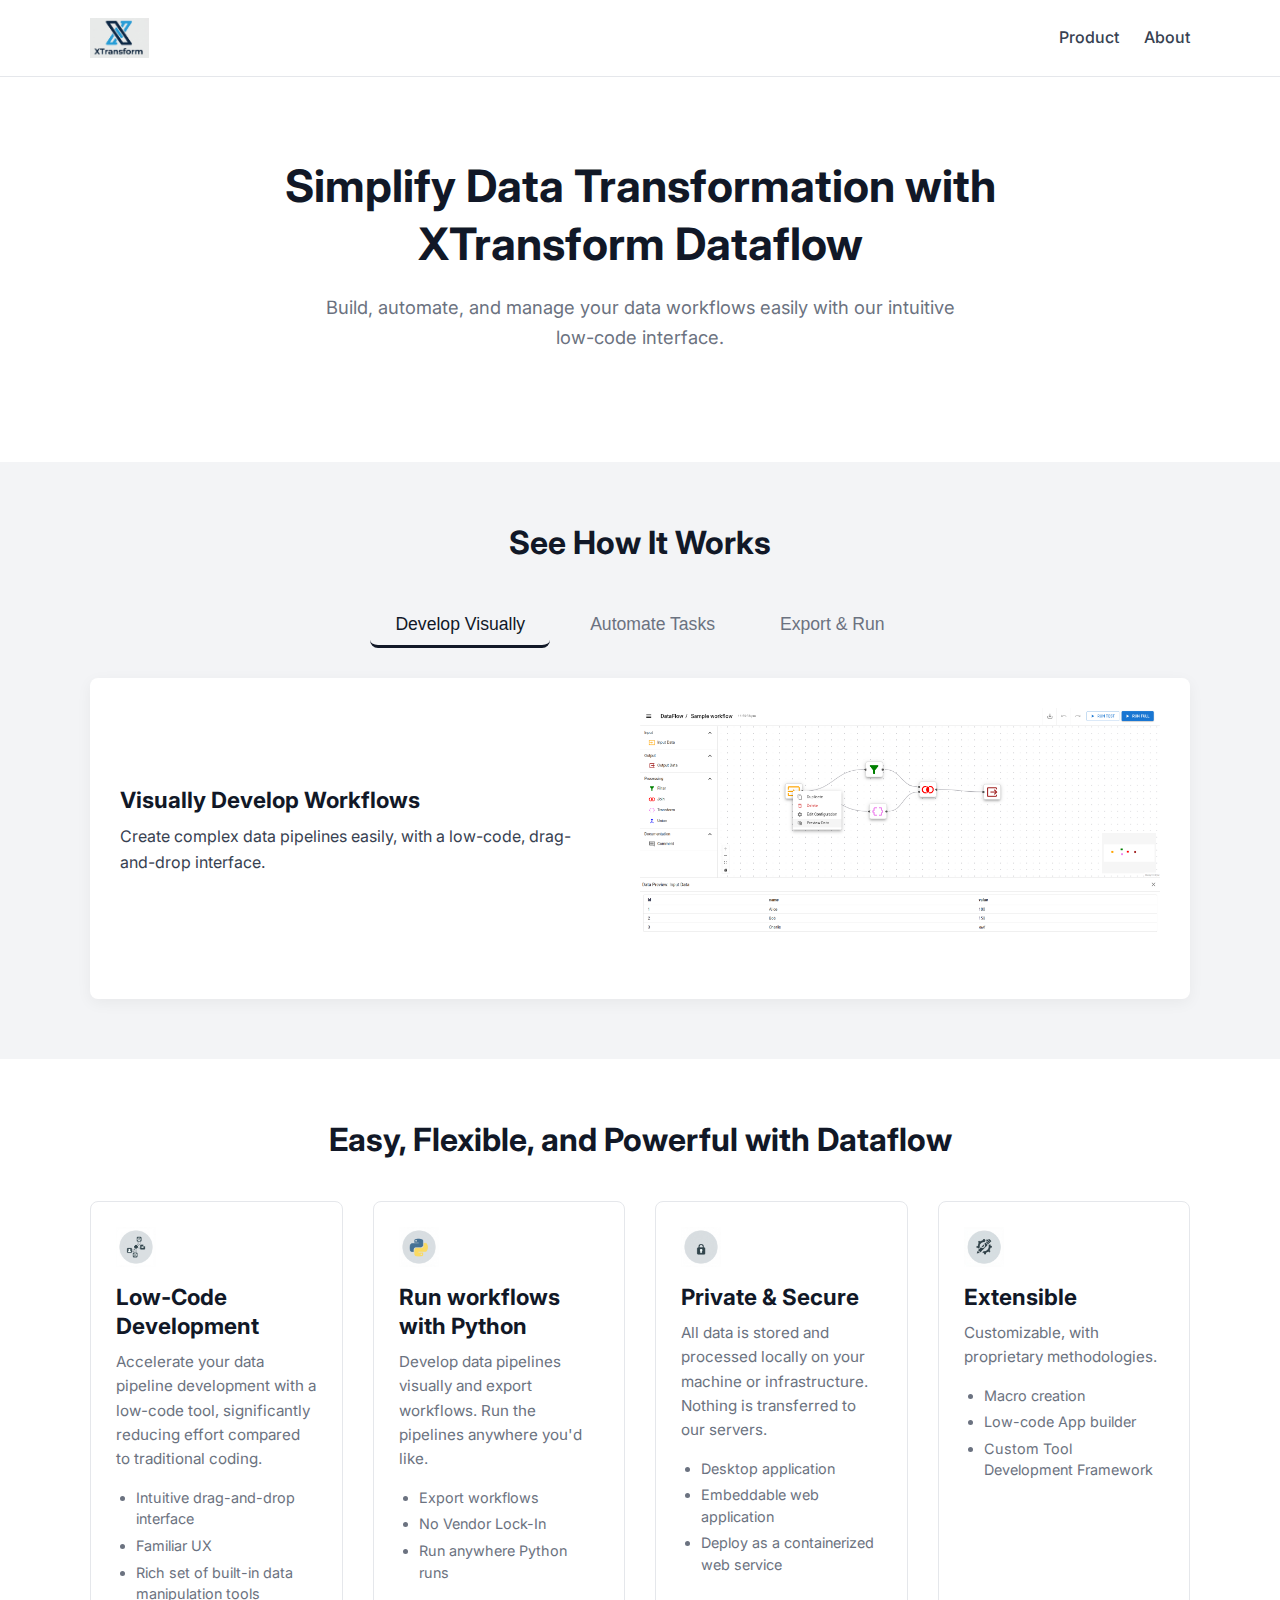
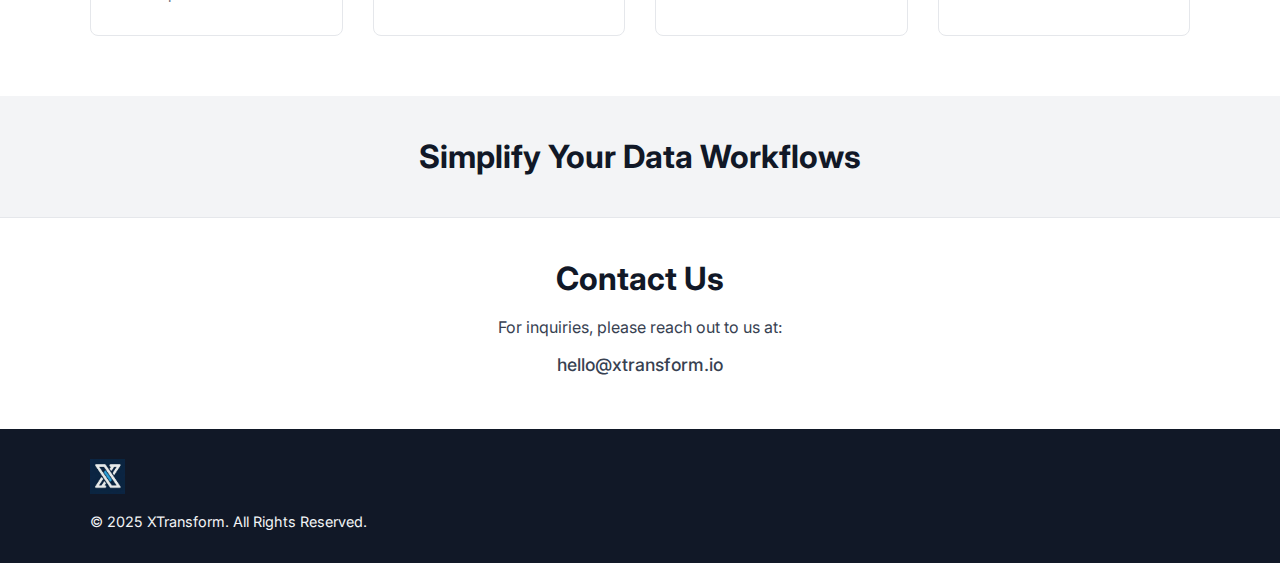
<file: index.html>
<!DOCTYPE html>
<html lang="en">
<head>
    <meta charset="UTF-8">
    <meta name="viewport" content="width=device-width, initial-scale=1.0">
    <meta name="description" content="Simplify data transformation with XTransform Dataflow. Build, automate, and export visual data pipelines using our intuitive low-code interface. Generate Python code and run anywhere.">
    <title>XTransform</title>
    <link rel="stylesheet" href="style.css">
    <!-- Optional: Link a nice font like Inter from Google Fonts -->
    <link rel="preconnect" href="https://fonts.googleapis.com">
    <link rel="preconnect" href="https://fonts.gstatic.com" crossorigin>
    <link href="https://fonts.googleapis.com/css2?family=Inter:wght@400;500;700&display=swap" rel="stylesheet">
</head>
<body>

    <header>
        <nav class="container">
            <a href="index.html" class="logo">
                <img src="images/xtransform_logo.png" alt="XTransform Logo" class="logo-image">
                <!-- Optional: Keep text logo as fallback or alongside -->
                <!-- XTransform -->
            </a>
            <ul>
                <li class="dropdown-parent">
                    <a href="#">Product</a>
                    <ul class="dropdown-menu">
                        <li><a href="index.html">Dataflow</a></li>
                        <!-- Add other products here if needed -->
                    </ul>
                </li>
                <li><a href="about.html">About</a></li>
            </ul>
        </nav>
    </header>

    <main>
        <section class="hero">
            <div class="container">
                <h1>Simplify Data Transformation with <strong>XTransform Dataflow</strong></h1>
                <p>Build, automate, and manage your data workflows easily with our intuitive low-code interface.</p>
            </div>
        </section>

        <section id="features" class="showcase">
            <div class="container">
                <h2>See How It Works</h2>
                <div class="tabs">
                    <button class="tab-link active" data-tab="develop">Develop Visually</button>
                    <button class="tab-link" data-tab="automate">Automate Tasks</button>
                    <button class="tab-link" data-tab="export">Export & Run</button>
                </div>

                <div class="tab-content-area">
                    <div id="develop" class="tab-content active">
                        <div class="content-wrapper">
                             <div class="text-content">
                                <h3>Visually Develop Workflows</h3>
                                <p>Create complex data pipelines easily, with a low-code, drag-and-drop interface.</p>
                             </div>
                             <div class="visual-placeholder">
                                <img src="images/feature_develop.png" alt="Visual Development Interface for XTransform Dataflow">
                             </div>
                        </div>
                    </div>
                    <div id="automate" class="tab-content">
                         <div class="content-wrapper">
                             <div class="text-content">
                                <h3>Automated Tasks, Simplified</h3>
                                <p>Streamline data extraction, report automation, and more with scheduling and seamless integration.</p>
                             </div>
                             <div class="visual-placeholder">
                                 <img src="images/feature_automate.png" alt="Automation Workflow Example in XTransform Dataflow">
                             </div>
                         </div>
                    </div>
                    <div id="export" class="tab-content">
                         <div class="content-wrapper">
                             <div class="text-content">
                                <h3>Workflow Export, Total Freedom</h3>
                                <p>Run exported workflows using Python and deploy your pipelines anywhere. No vendor lock-in, no limitations.</p>
                              </div>
                             <div class="visual-placeholder">
                                 <img src="images/feature_export.png" alt="Python Code Generation Example from XTransform Dataflow">
                             </div>
                         </div>
                    </div>
                </div>
            </div>
        </section>

        <section class="benefits">
            <div class="container">
                <h2>Easy, Flexible, and Powerful with Dataflow</h2>
                <div class="benefits-grid">
                    <article class="benefit-item">
                        <div class="icon">
                             <img src="images/icon_lowcode.png" alt="Low-code development icon" class="benefit-icon-img">
                        </div>
                        <h3>Low-Code Development</h3>
                        <p>Accelerate your data pipeline development with a low-code tool, significantly reducing effort compared to traditional coding.</p>
                        <ul class="benefit-details">
                            <li>Intuitive drag-and-drop interface</li>
                            <li>Familiar UX</li>
                            <li>Rich set of built-in data manipulation tools</li>
                        </ul>
                    </article>
                    <article class="benefit-item">
                        <div class="icon">
                            <img src="images/icon_python.png" alt="Python code generation icon" class="benefit-icon-img">
                        </div>
                        <h3>Run workflows with Python</h3>
                        <p>Develop data pipelines visually and export workflows. Run the pipelines anywhere you'd like.</p>
                        <ul class="benefit-details">
                            <li>Export workflows</li>
                            <li>No Vendor Lock-In</li>
                            <li>Run anywhere Python runs</li>
                        </ul>
                    </article>
                    <article class="benefit-item">
                        <div class="icon">
                            <img src="images/icon_secure.png" alt="Private and secure icon" class="benefit-icon-img">
                        </div>
                        <h3>Private & Secure</h3>
                        <p>All data is stored and processed locally on your machine or infrastructure. Nothing is transferred to our servers.</p>
                         <ul class="benefit-details">
                            <li>Desktop application</li>
                            <li>Embeddable web application</li>
                            <li>Deploy as a containerized web service</li>
                        </ul>
                    </article>
                     <article class="benefit-item">
                        <div class="icon">
                             <img src="images/icon_extensible.png" alt="Extensible platform icon" class="benefit-icon-img">
                        </div>
                        <h3>Extensible</h3>
                        <p>Customizable, with proprietary methodologies.</p>
                         <ul class="benefit-details">
                            <li>Macro creation</li>
                            <li>Low-code App builder</li>
                            <li>Custom Tool Development Framework</li>
                        </ul>
                    </article>
                </div>
            </div>
        </section>

        <section class="cta-final">
            <div class="container">
                <h2>Simplify Your Data Workflows</h2>
            </div>
        </section>

        <section id="contact-info" class="contact-section">
            <div class="container">
                <h2>Contact Us</h2>
                <p>For inquiries, please reach out to us at:</p>
                <p><a href="mailto:hello@xtransform.io" class="email-link">hello@xtransform.io</a></p>
            </div>
        </section>

    </main>

    <footer>
        <div class="container">
            <div class="footer-content">
                <div class="footer-left">
                    <a href="index.html" class="logo">
                         <img src="images/xtransform_logo_footer.png" alt="XTransform Logo" class="logo-image footer-logo-image"> <!-- Different logo for footer? -->
                    </a>
                    <p>&copy; 2025 XTransform. All Rights Reserved.</p>
                </div>
                <div class="footer-right">
                    <!-- Footer links can be added here if needed later -->
                </div>
            </div>
        </div>
    </footer>

    <!-- Embedded JavaScript for Tabs -->
    <script>
        document.addEventListener('DOMContentLoaded', function() {
            const tabLinks = document.querySelectorAll('.tab-link');
            const tabContents = document.querySelectorAll('.tab-content');

            tabLinks.forEach(link => {
                link.addEventListener('click', function() {
                    const tabId = this.getAttribute('data-tab');
                    tabLinks.forEach(item => item.classList.remove('active'));
                    tabContents.forEach(item => item.classList.remove('active'));
                    this.classList.add('active');
                    document.getElementById(tabId).classList.add('active');
                });
            });
        });
    </script>
    <!-- End of Embedded JavaScript -->

</body>
</html>
</file>
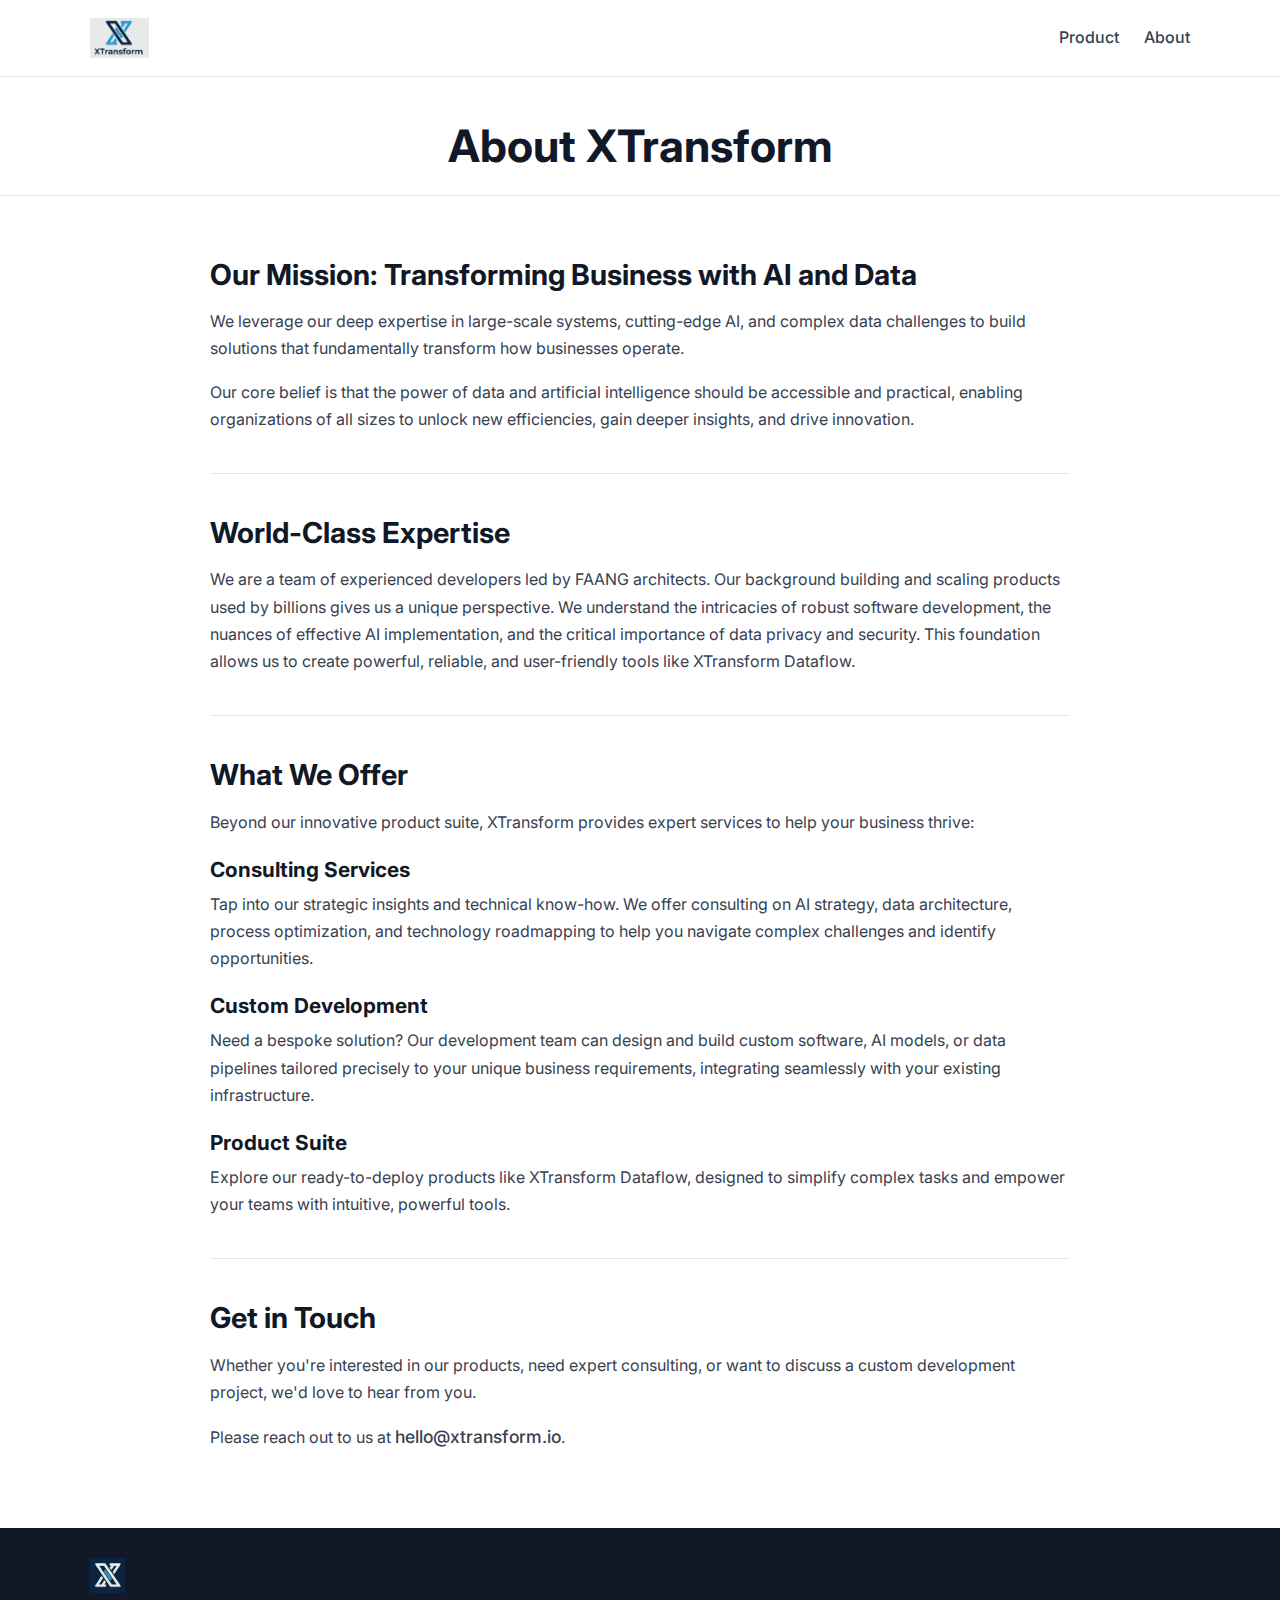
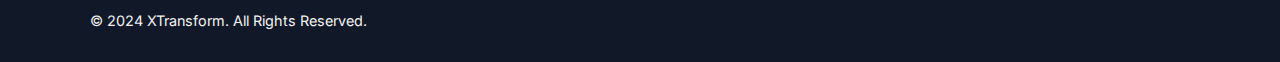
<file: about.html>
<!DOCTYPE html>
<html lang="en">
<head>
    <meta charset="UTF-8">
    <meta name="viewport" content="width=device-width, initial-scale=1.0">
    <meta name="description" content="Learn about XTransform, founded by FAANG veterans, leveraging AI and data to transform businesses. We offer innovative products, consulting, and development services.">
    <title>About Us - XTransform</title>
    <link rel="stylesheet" href="style.css">
    <!-- Link the same font -->
    <link rel="preconnect" href="https://fonts.googleapis.com">
    <link rel="preconnect" href="https://fonts.gstatic.com" crossorigin>
    <link href="https://fonts.googleapis.com/css2?family=Inter:wght@400;500;700&display=swap" rel="stylesheet">
</head>
<body>

    <!-- Re-use the same header for consistency -->
    <header>
        <nav class="container">
             <a href="index.html" class="logo">
                 <img src="images/xtransform_logo.png" alt="XTransform Logo" class="logo-image">
            </a>
            <ul>
                <li class="dropdown-parent">
                    <a href="#">Product</a>
                    <ul class="dropdown-menu">
                        <li><a href="index.html">Dataflow</a></li>
                        <!-- Add other products here if needed -->
                    </ul>
                </li>
                <li><a href="about.html">About</a></li> <!-- Current page link -->
            </ul>
        </nav>
    </header>

    <main>
        <!-- Simple Hero-like section for the title -->
        <section class="page-title-section">
            <div class="container">
                <h1>About XTransform</h1>
            </div>
        </section>

        <!-- Main content section -->
        <section class="about-content">
            <div class="container">
                <h2>Our Mission: Transforming Business with AI and Data</h2>
                <p>We leverage our deep expertise in large-scale systems, cutting-edge AI, and complex data challenges to build solutions that fundamentally transform how businesses operate.</p>
                <p>Our core belief is that the power of data and artificial intelligence should be accessible and practical, enabling organizations of all sizes to unlock new efficiencies, gain deeper insights, and drive innovation.</p>

                <hr class="content-divider"> <!-- Optional visual separator -->

                <h2>World-Class Expertise</h2>
                <p>We are a team of experienced developers led by FAANG architects. Our background building and scaling products used by billions gives us a unique perspective. We understand the intricacies of robust software development, the nuances of effective AI implementation, and the critical importance of data privacy and security. This foundation allows us to create powerful, reliable, and user-friendly tools like XTransform Dataflow.</p>

                <hr class="content-divider"> <!-- Optional visual separator -->

                <h2>What We Offer</h2>
                <p>Beyond our innovative product suite, XTransform provides expert services to help your business thrive:</p>

                <div class="services-list">
                     <div class="service-item">
                        <h3>Consulting Services</h3>
                        <p>Tap into our strategic insights and technical know-how. We offer consulting on AI strategy, data architecture, process optimization, and technology roadmapping to help you navigate complex challenges and identify opportunities.</p>
                    </div>
                     <div class="service-item">
                        <h3>Custom Development</h3>
                        <p>Need a bespoke solution? Our development team can design and build custom software, AI models, or data pipelines tailored precisely to your unique business requirements, integrating seamlessly with your existing infrastructure.</p>
                     </div>
                      <div class="service-item">
                        <h3>Product Suite</h3>
                        <p>Explore our ready-to-deploy products like <a href="index.html">XTransform Dataflow</a>, designed to simplify complex tasks and empower your teams with intuitive, powerful tools.</p>
                    </div>
                </div>


                <hr class="content-divider">

                <h2>Get in Touch</h2>
                <p>Whether you're interested in our products, need expert consulting, or want to discuss a custom development project, we'd love to hear from you. </p>
                <p>Please reach out to us at <a href="mailto:hello@xtransform.io" class="email-link">hello@xtransform.io</a>.</p>

            </div>
        </section>

    </main>

    <!-- Re-use the same footer for consistency -->
    <footer>
        <div class="container">
            <div class="footer-content">
                <div class="footer-left">
                     <a href="index.html" class="logo">
                         <img src="images/xtransform_logo_footer.png" alt="XTransform Logo" class="logo-image footer-logo-image"> <!-- Use same footer logo -->
                    </a>
                    <p>&copy; 2024 XTransform. All Rights Reserved.</p>
                </div>
                <div class="footer-right">
                    <!-- Footer links can be added here if needed later -->
                </div>
            </div>
        </div>
    </footer>

</body>
</html>
</file>
<file: style.css>
/* --- Global Styles & Variables --- */
:root {
    /* Grayscale Palette */
    --primary-color: #374151; /* Gray 700 - Main accent color */
    --primary-dark: #1F2937; /* Gray 800 - Hover state */
    --secondary-color: #F3F4F6; /* Gray 100 - Light background */
    --text-color: #374151; /* Gray 700 - Default text */
    --heading-color: #111827; /* Gray 900 - Headings */
    --light-text: #6B7280; /* Gray 500 - Lighter text */
    --white: #ffffff;
    --black: #000000;
    --border-color: #E5E7EB; /* Gray 200 - Borders */

    --font-family: 'Inter', sans-serif;
    --base-font-size: 16px;
    --container-width: 1140px;
    --border-radius: 8px;
    --section-padding: 60px 0;
}

* {
    box-sizing: border-box;
    margin: 0;
    padding: 0;
}

html {
    scroll-behavior: smooth;
}

body {
    font-family: var(--font-family);
    font-size: var(--base-font-size);
    color: var(--text-color);
    line-height: 1.6;
    background-color: var(--white);
}

h1, h2, h3, h4, h5, h6 {
    color: var(--heading-color);
    margin-bottom: 0.8em;
    line-height: 1.3;
}

h1 { font-size: 2.8rem; }
h2 { font-size: 2rem; text-align: center; margin-bottom: 40px; }
h3 { font-size: 1.4rem; }

p {
    margin-bottom: 1em;
}

a {
    color: var(--primary-color);
    text-decoration: none;
    transition: color 0.2s ease;
}

a:hover {
    color: var(--primary-dark);
}

img {
    max-width: 100%;
    height: auto;
    display: block;
}

strong { /* Style for emphasized text like the product name */
    font-weight: 700; /* Or adjust as needed */
    color: var(--heading-color); /* Make it stand out slightly more if desired */
}

/* --- Utility Classes --- */
.container {
    max-width: var(--container-width);
    margin: 0 auto;
    padding: 0 20px;
}

/* --- Header / Navigation --- */
header {
    background-color: var(--white);
    padding: 15px 0;
    border-bottom: 1px solid var(--border-color);
    position: sticky;
    top: 0;
    z-index: 100;
}

nav.container {
    display: flex;
    justify-content: space-between;
    align-items: center;
}

.logo {
    font-size: 1.5rem;
    font-weight: 700;
    color: var(--heading-color);
}
.logo:hover {
    color: var(--heading-color);
}

nav ul {
    list-style: none;
    display: flex;
    gap: 25px;
    position: relative; /* Needed for absolute positioning of dropdown */
}

nav ul li {
    position: relative; /* Each li is a potential parent for dropdown */
}

nav ul li a {
    color: var(--text-color);
    font-weight: 500;
    padding: 10px 0; /* Add some padding for easier hover */
    display: block; /* Make the link fill the li */
}

nav ul li a:hover {
    color: var(--black);
}

/* Dropdown Menu Styles */
nav ul .dropdown-menu {
    display: none; /* Hidden by default */
    position: absolute;
    top: 100%; /* Position below the parent li */
    left: 0;
    background-color: var(--white);
    border: 1px solid var(--border-color);
    border-radius: 0 0 var(--border-radius) var(--border-radius);
    box-shadow: 0 4px 8px rgba(0,0,0,0.05);
    min-width: 160px; /* Minimum width for the dropdown */
    z-index: 101; /* Ensure dropdown is above other content */
    padding: 5px 0; /* Padding inside the dropdown box */
    flex-direction: column; /* Stack dropdown items vertically */
    gap: 0; /* Remove gap inherited from parent ul */
}

nav ul li:hover > .dropdown-menu,
nav ul li:focus-within > .dropdown-menu { /* Show on hover or focus within parent */
    display: block;
}

nav ul .dropdown-menu li {
    width: 100%; /* Make list items fill dropdown width */
}

nav ul .dropdown-menu li a {
    color: var(--text-color);
    padding: 8px 15px; /* Padding for dropdown links */
    display: block; /* Ensure link takes full width */
    white-space: nowrap; /* Prevent text wrapping */
    font-weight: 400; /* Normal weight for dropdown items */
}

nav ul .dropdown-menu li a:hover {
    background-color: var(--secondary-color); /* Light background on hover */
    color: var(--black);
}


/* --- Hero Section --- */
.hero {
    padding: 80px 0;
    text-align: center;
    background-color: var(--white);
}

.hero h1 {
    max-width: 800px;
    margin-left: auto;
    margin-right: auto;
    margin-bottom: 20px;
}

.hero p {
    font-size: 1.15rem;
    color: var(--light-text);
    max-width: 650px;
    margin-left: auto;
    margin-right: auto;
    margin-bottom: 30px;
}

/* --- Showcase / Tabs Section --- */
.showcase {
    padding: var(--section-padding);
    background-color: var(--secondary-color);
}

.tabs {
    display: flex;
    justify-content: center;
    margin-bottom: 30px;
    gap: 15px;
    flex-wrap: wrap;
}

.tab-link {
    padding: 10px 25px;
    cursor: pointer;
    border: none;
    background-color: transparent;
    font-size: 1.1rem;
    font-weight: 500;
    color: var(--light-text);
    border-radius: var(--border-radius);
    border-bottom: 3px solid transparent;
    transition: color 0.3s ease, border-color 0.3s ease;
}

.tab-link:hover {
    color: var(--heading-color);
}

.tab-link.active {
    color: var(--heading-color);
    border-bottom-color: var(--heading-color);
}

.tab-content {
    display: none;
    background-color: var(--white);
    padding: 30px;
    border-radius: var(--border-radius);
    box-shadow: 0 4px 15px rgba(0, 0, 0, 0.05);
}

.tab-content.active {
    display: block;
}

.content-wrapper {
    display: flex;
    align-items: center;
    gap: 40px;
}

.text-content {
    flex: 1;
}
.text-content h3 {
    margin-bottom: 10px; /* Adjust spacing below tab title */
}

.visual-placeholder {
    flex-basis: 50%;
    text-align: center;
    border-radius: var(--border-radius);
    overflow: hidden;
}

.visual-placeholder img {
    border-radius: var(--border-radius);
}

/* --- Benefits Section --- */
.benefits {
    padding: var(--section-padding);
}

.benefits-grid {
    display: grid;
    grid-template-columns: repeat(auto-fit, minmax(250px, 1fr));
    gap: 30px;
}

.benefit-item {
    background-color: var(--white);
    padding: 25px;
    border-radius: var(--border-radius);
    text-align: left;
    border: 1px solid var(--border-color);
}

.benefit-item .icon {
    font-size: 1.5rem;
    margin-bottom: 15px;
    color: var(--primary-color);
    font-weight: bold; /* Example styling for [ICON] text */
}

.benefit-item h3 {
    margin-bottom: 10px;
}

.benefit-item p {
    font-size: 0.95rem;
    color: var(--light-text);
    margin-bottom: 15px; /* Add space before the bullet list */
}

/* Styling for the bullet points in benefits section */
.benefit-details {
    list-style: disc; /* Use standard bullet points */
    margin-left: 20px; /* Indent the list */
    padding-left: 0; /* Reset padding if needed */
}

.benefit-details li {
    font-size: 0.9rem; /* Slightly smaller text for list items */
    color: var(--light-text); /* Use light text color */
    margin-bottom: 5px; /* Space between list items */
    line-height: 1.5;
}


/* --- Final CTA Section (Simplified) --- */
.cta-final {
    padding: 40px 0;
    background-color: var(--secondary-color);
    text-align: center;
}

.cta-final h2 {
    color: var(--heading-color);
    margin-bottom: 0;
}

/* --- Contact Section --- */
.contact-section {
    padding: 40px 0;
    text-align: center;
    background-color: var(--white);
    border-top: 1px solid var(--border-color);
}
.contact-section h2 {
    margin-bottom: 15px;
}
.contact-section p {
    color: var(--text-color);
    margin-bottom: 10px;
}
.contact-section .email-link {
    font-weight: 500;
    color: var(--primary-color);
    font-size: 1.1rem;
}
.contact-section .email-link:hover {
    color: var(--primary-dark);
}

/* --- Header / Navigation Adjustments --- */
nav.container a.logo {
    display: inline-block; /* Or flex if aligning text next to it */
    vertical-align: middle; /* Align image vertically if needed */
    line-height: 1; /* Prevent extra space from line height */
    font-size: 0; /* Hide text if only using image logo */
}

.logo-image {
    max-height: 40px; /* Adjust max height as needed for header logo */
    width: auto;      /* Maintain aspect ratio */
    display: block;   /* Or inline-block */
}

/* --- Benefits Section Icon Adjustments --- */
.benefit-item .icon {
    /* Remove text-specific styles if any were added */
    /* font-size: 1.5rem; */
    /* color: var(--primary-color); */
    /* font-weight: bold; */

    margin-bottom: 15px;
    line-height: 1; /* Prevent extra space */
    min-height: 40px; /* Ensure space for the icon */
    /* Optional: center the icon */
    /* display: flex;
    justify-content: center;
    align-items: center; */
}

.benefit-icon-img {
    max-height: 40px; /* Adjust max height for icon images */
    max-width: 40px; /* Adjust max width for icon images */
    width: auto;
    height: auto;
    display: inline-block; /* Allow text to wrap if needed, or block */
    vertical-align: middle;
}

/* --- Footer Logo Adjustment --- */
.footer-left a.logo {
    display: inline-block; /* Allow text to sit beside if needed */
    margin-bottom: 10px;
    font-size: 0; /* Hide text if using image only */
}

.footer-logo-image {
     max-height: 35px; /* Adjust footer logo size */
     width: auto;
     display: block;
     /* Optional: Add filter for dark background */
     /* filter: brightness(0) invert(1); */ /* Makes logo white */
}



/* --- Footer --- */
footer {
    background-color: var(--heading-color);
    color: var(--light-text);
    padding: 30px 0;
    font-size: 0.9rem;
}

.footer-content {
    display: flex;
    justify-content: space-between;
    align-items: center;
    flex-wrap: wrap;
    gap: 20px;
}

.footer-left .logo {
    color: var(--white);
    font-size: 1.3rem;
    display: block;
    margin-bottom: 10px;
}

.footer-left p {
    margin-bottom: 0;
    color: var(--secondary-color);
}

.footer-right {
   min-height: 1px;
}

/* --- Responsive Adjustments --- */
@media (max-width: 992px) {
    .content-wrapper {
        flex-direction: column;
        text-align: center;
    }
    .text-content {
        margin-bottom: 20px;
    }
    .visual-placeholder {
        flex-basis: auto;
        width: 80%;
        margin: 0 auto;
    }
    .benefits-grid {
        grid-template-columns: repeat(auto-fit, minmax(220px, 1fr));
    }
}

/* --- Styles specific to About Page --- */

/* Style for the simple title section */
.page-title-section {
    padding: 40px 0 20px 0; /* Padding top/bottom */
    background-color: var(--white); /* Or var(--secondary-color) if preferred */
    text-align: center; /* Center the H1 */
    border-bottom: 1px solid var(--border-color); /* Optional separator */
}

.page-title-section h1 {
    margin-bottom: 0; /* Remove default margin if title is alone */
}

/* Style for the main content area of the About page */
.about-content {
    padding: var(--section-padding); /* Reuse standard section padding */
    background-color: var(--white);
}

.about-content .container {
    max-width: 900px; /* Slightly narrower container for text-heavy page */
}

.about-content h2 {
    text-align: left; /* Override centered h2 for this section */
    margin-top: 30px; /* Add space above headings */
    margin-bottom: 15px;
    font-size: 1.8rem; /* Slightly smaller H2 */
}
.about-content h2:first-of-type {
    margin-top: 0; /* No top margin for the very first H2 */
}


.about-content h3 {
    margin-top: 20px;
    margin-bottom: 8px;
    font-size: 1.3rem;
}

.about-content p {
    color: var(--text-color); /* Ensure consistent paragraph text color */
    line-height: 1.7; /* Slightly more line height for readability */
    margin-bottom: 1em;
}

/* Style for the optional divider */
.content-divider {
    border: none;
    border-top: 1px solid var(--border-color);
    margin: 40px 0; /* Space above and below the divider */
}

/* Simple layout for services (optional) */
.services-list {
    margin-top: 20px;
    /* Optional: Use display: grid for columns on larger screens */
    /* display: grid;
    grid-template-columns: repeat(auto-fit, minmax(280px, 1fr));
    gap: 25px; */
}

.service-item {
    margin-bottom: 20px; /* Space between service items if stacked */
}

/* Reuse email link style from contact section */
.about-content .email-link {
    font-weight: 500;
    color: var(--primary-color);
    font-size: 1.1rem;
}
.about-content .email-link:hover {
    color: var(--primary-dark);
}


@media (max-width: 768px) {
    h1 { font-size: 2.2rem; }
    h2 { font-size: 1.8rem; }

    /* Adjust nav for smaller screens if needed (e.g., hamburger menu) */
    /* Simple stacking for now: */
     nav.container {
        flex-direction: column;
        gap: 10px; /* Reduce gap */
        align-items: flex-start; /* Align items left */
    }
     nav ul {
        /* Reset some flex properties if stacking */
        margin-top: 10px;
        width: 100%; /* Make nav full width */
        gap: 15px; /* Adjust gap */
        justify-content: flex-start;
    }
    /* Hide dropdown on small screens by default, needs JS for toggle */
     nav ul .dropdown-menu {
        /* You might want JS to handle dropdowns on mobile (e.g., on click) */
        /* For now, let's keep hover but adjust positioning */
        left: 0; /* Align dropdown to the left edge of parent */
        min-width: 100%; /* Full width dropdown */
    }
     nav ul li:hover > .dropdown-menu {
         display: block; /* Keep hover for simplicity, but click is better for mobile */
     }


    .hero {
        padding: 60px 0;
    }

    .footer-content {
       flex-direction: column;
       text-align: center;
    }
    .footer-right {
        margin-top: 15px;
    }
}

@media (max-width: 480px) {
    .tabs {
        flex-direction: column;
        align-items: stretch;
    }
    .tab-link {
        text-align: center;
    }
     .benefits-grid {
        grid-template-columns: 1fr;
    }
    .content-wrapper {
         gap: 20px;
    }
    .visual-placeholder {
        width: 100%;
    }
     /* Further refine mobile navigation if needed */
     nav ul {
         flex-direction: column; /* Stack nav items vertically */
         align-items: flex-start;
         gap: 5px;
     }
     nav ul li {
         width: 100%; /* Make list items full width */
     }
     nav ul .dropdown-menu {
         position: static; /* Remove absolute positioning */
         display: none; /* Hide initially, needs JS toggle */
         box-shadow: none;
         border: none;
         padding-left: 15px; /* Indent sub-items */
     }
     /* Add JS to toggle .dropdown-menu on click of parent */
     nav ul li:hover > .dropdown-menu {
          display: block; /* Show on click instead of hover via JS */
     }

}
</file>
